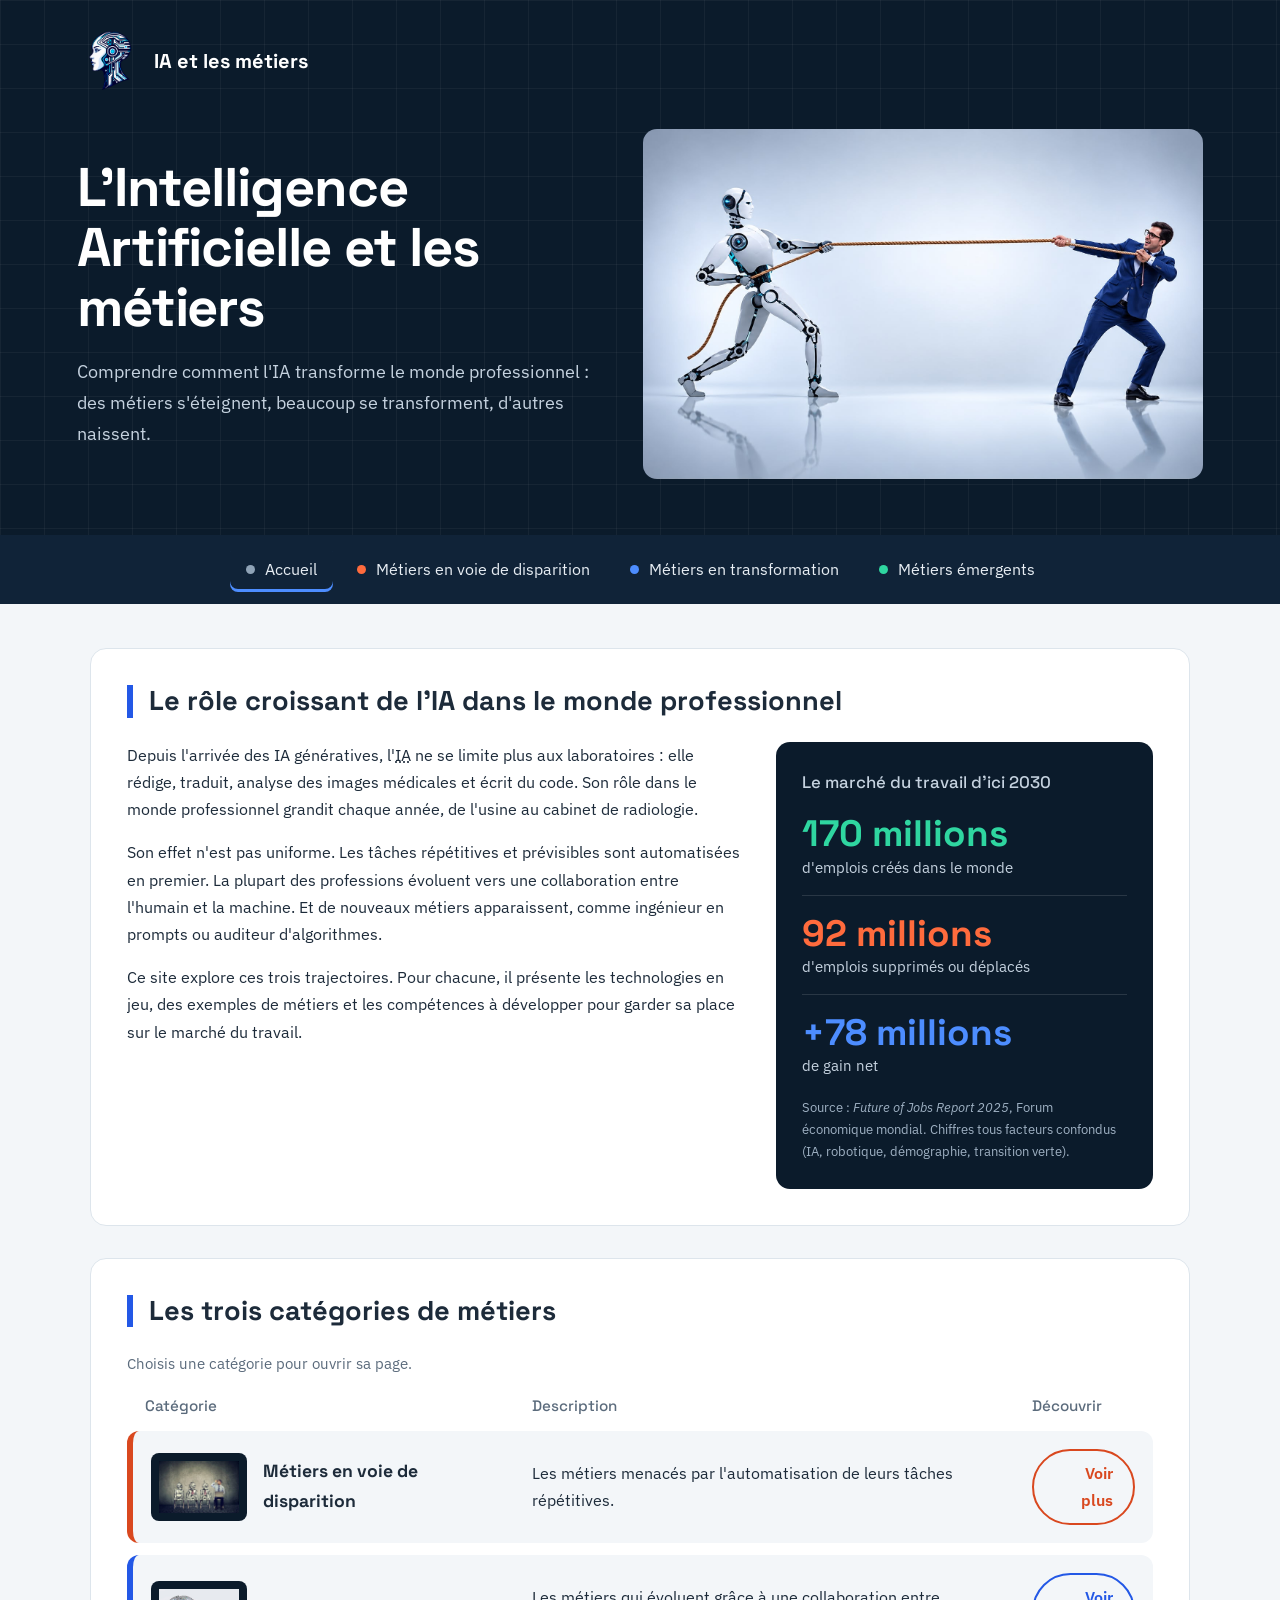
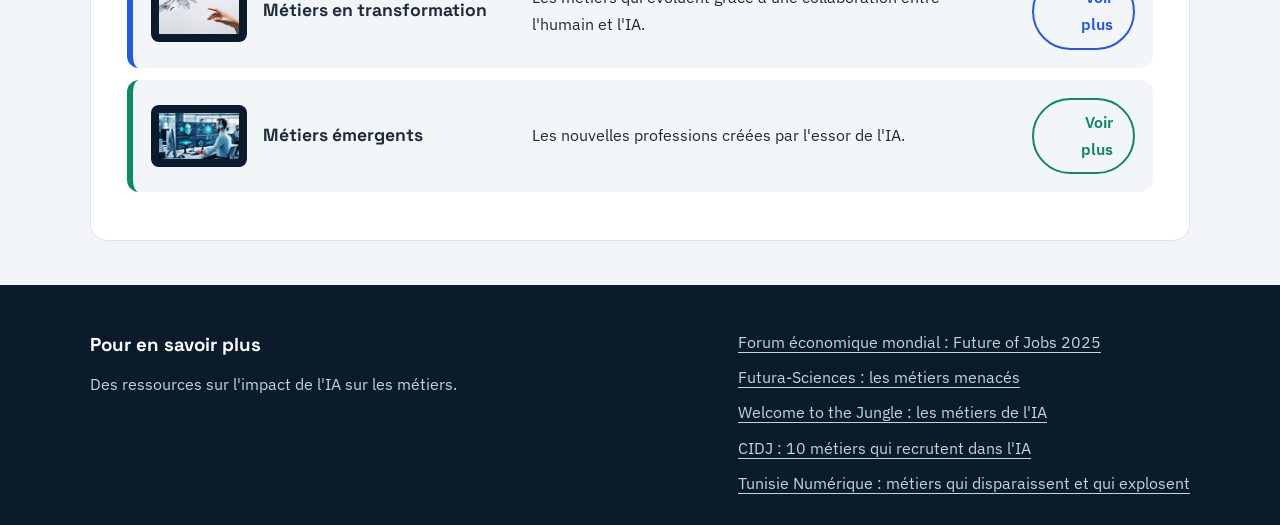
<file: projet-ia-metiers/index.html>
<!DOCTYPE html>
<html lang="fr">

<head>
    <meta charset="UTF-8">
    <meta name="viewport" content="width=device-width, initial-scale=1.0">
    <title>L'IA et les métiers | Trois trajectoires du travail</title>
    <link rel="icon" type="image/png" href="images/logo2.png">
    <link rel="icon" href="images/logo2.png" type="image/svg+xml">
    <link rel="preconnect" href="https://fonts.googleapis.com">
    <link rel="preconnect" href="https://fonts.gstatic.com" crossorigin>
    <link href="https://fonts.googleapis.com/css2?family=IBM+Plex+Sans:wght@400;600&family=Space+Grotesk:wght@500;700&display=swap" rel="stylesheet">
    <link rel="stylesheet" href="style.css">
</head>

<body>

    <header>
        <a class="marque" href="index.html">
            <img src="images/logo2.png" alt="Logo IA et métiers">
            <span>IA et les métiers</span>
        </a>

        <div class="bandeau">
            <div class="titre">
                <h1>L'Intelligence Artificielle et les métiers</h1>
                <p>Comprendre comment l'IA transforme le monde professionnel : des métiers s'éteignent,
                    beaucoup se transforment, d'autres naissent.</p>
            </div>
            <img class="banniere1" src="images/banniere1.jpeg"
                alt="Graphique de trois courbes : disparition, transformation et émergence des métiers">
        </div>
    </header>

    <nav aria-label="Navigation principale">
        <a href="index.html" class="actif">Accueil</a>
        <a href="disparition.html" class="c-disp">Métiers en voie de disparition</a>
        <a href="transformation.html" class="c-trans">Métiers en transformation</a>
        <a href="emergents.html" class="c-emerg">Métiers émergents</a>
    </nav>

    <main>

        <section id="presentation">
            <h2>Le rôle croissant de l'IA dans le monde professionnel</h2>

            <div class="intro-contenu">
                <article>
                    <p>
                        Depuis l'arrivée des IA génératives, l'<abbr title="Intelligence artificielle">IA</abbr>
                        ne se limite plus aux laboratoires : elle rédige, traduit, analyse des images médicales
                        et écrit du code. Son rôle dans le monde professionnel grandit chaque année, de l'usine
                        au cabinet de radiologie.
                    </p>
                    <p>
                        Son effet n'est pas uniforme. Les tâches répétitives et prévisibles sont automatisées
                        en premier. La plupart des professions évoluent vers une collaboration entre l'humain
                        et la machine. Et de nouveaux métiers apparaissent, comme ingénieur en prompts ou
                        auditeur d'algorithmes.
                    </p>
                    <p>
                        Ce site explore ces trois trajectoires. Pour chacune, il présente les technologies en jeu,
                        des exemples de métiers et les compétences à développer pour garder sa place
                        sur le marché du travail.
                    </p>
                </article>

                <aside>
                    <h3>Le marché du travail d'ici 2030</h3>
                    <ul class="chiffres">
                        <li><strong>170 millions</strong><span>d'emplois créés dans le monde</span></li>
                        <li><strong>92 millions</strong><span>d'emplois supprimés ou déplacés</span></li>
                        <li><strong>+78 millions</strong><span>de gain net</span></li>
                    </ul>
                    <p class="source">
                        Source : <cite>Future of Jobs Report 2025</cite>, Forum économique mondial.
                        Chiffres tous facteurs confondus (IA, robotique, démographie, transition verte).
                    </p>
                </aside>
            </div>
        </section>

        <section id="categories">
            <h2>Les trois catégories de métiers</h2>

            <table>
                <caption>Choisis une catégorie pour ouvrir sa page.</caption>
                <thead>
                    <tr>
                        <th scope="col">Catégorie</th>
                        <th scope="col">Description</th>
                        <th scope="col">Découvrir</th>
                    </tr>
                </thead>
                <tbody>
                    <tr class="disp">
                        <td>
                            <div class="cat">
                                <img src="images/disparition.jfif" alt="Carrés qui s'effacent">
                                <strong>Métiers en voie de disparition</strong>
                            </div>
                        </td>
                        <td>Les métiers menacés par l'automatisation de leurs tâches répétitives.</td>
                        <td><a href="disparition.html">Voir plus</a></td>
                    </tr>

                    <tr class="trans">
                        <td>
                            <div class="cat">
                                <img src="images/transformation.jfif" alt="Humain et IA qui se chevauchent">
                                <strong>Métiers en transformation</strong>
                            </div>
                        </td>
                        <td>Les métiers qui évoluent grâce à une collaboration entre l'humain et l'IA.</td>
                        <td><a href="transformation.html">Voir plus</a></td>
                    </tr>

                    <tr class="emerg">
                        <td>
                            <div class="cat">
                                <img src="images/emergents.jfif" alt="Réseau qui se ramifie">
                                <strong>Métiers émergents</strong>
                            </div>
                        </td>
                        <td>Les nouvelles professions créées par l'essor de l'IA.</td>
                        <td><a href="emergents.html">Voir plus</a></td>
                    </tr>
                </tbody>
            </table>
        </section>

    </main>

    <footer>
        <div class="pied">
            <div>
                <h3>Pour en savoir plus</h3>
                <p>Des ressources sur l'impact de l'IA sur les métiers.</p>
            </div>
            <ul>
                <li><a href="https://www.weforum.org/media/future-of-jobs-report-2025-78-million-new-job-opportunities-by-2030-but-urgent-upskilling-needed-to-prepare-workforces/" target="_blank" rel="noopener">Forum économique mondial : Future of Jobs 2025</a></li>
                <li><a href="https://www.futura-sciences.com/tech/questions-reponses/robotique-robotisation-ia-sont-metiers-plus-menaces-9739/" target="_blank" rel="noopener">Futura-Sciences : les métiers menacés</a></li>
                <li><a href="https://www.welcometothejungle.com/fr/articles/metiers-intelligence-artificielle" target="_blank" rel="noopener">Welcome to the Jungle : les métiers de l'IA</a></li>
                <li><a href="https://www.cidj.com/travailler/les-secteurs-qui-embauchent/10-metiers-qui-recrutent-dans-l-intelligence-artificielle" target="_blank" rel="noopener">CIDJ : 10 métiers qui recrutent dans l'IA</a></li>
                <li><a href="https://www.tunisienumerique.com/marche-de-lemploi-face-a-lia-quels-metiers-vont-disparaitre-et-lesquels-vont-exploser-video/" target="_blank" rel="noopener">Tunisie Numérique : métiers qui disparaissent et qui explosent</a></li>
            </ul>
        </div>
        
    </footer>

</body>

</html>
</file>
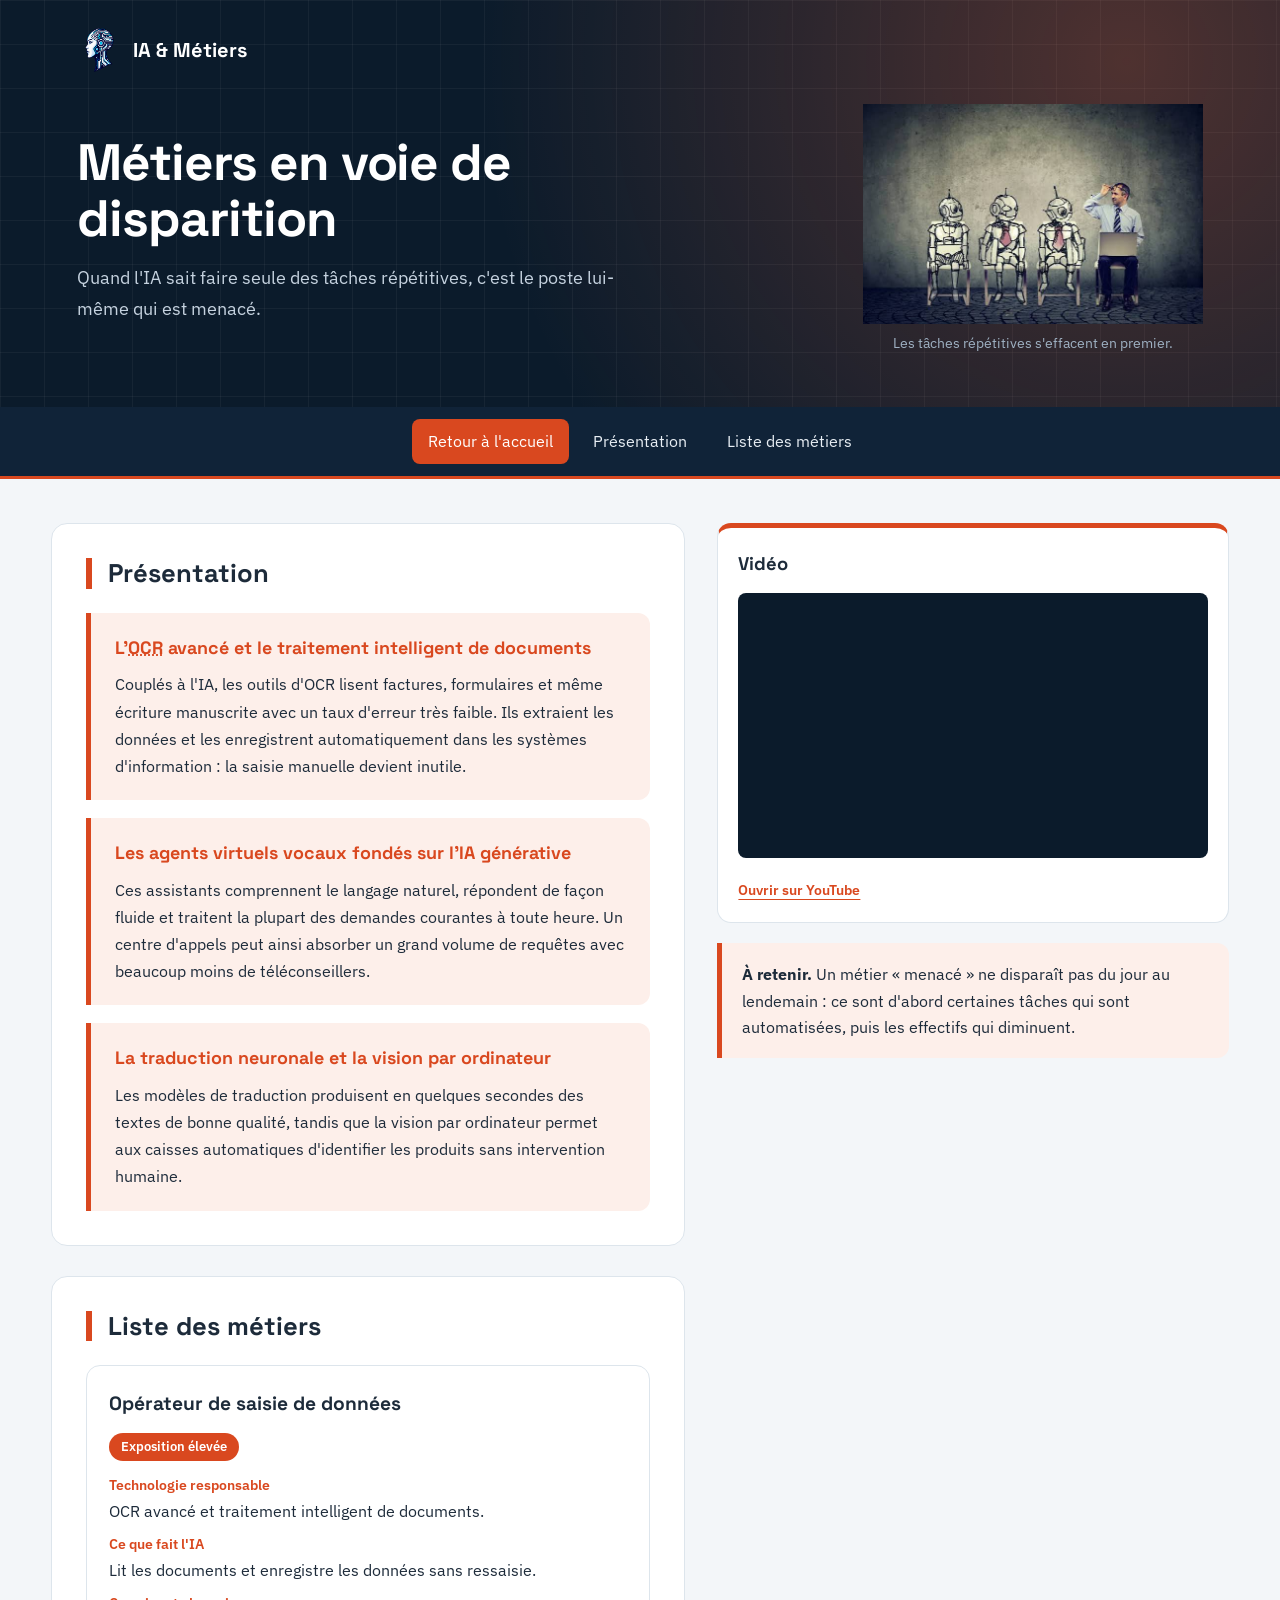
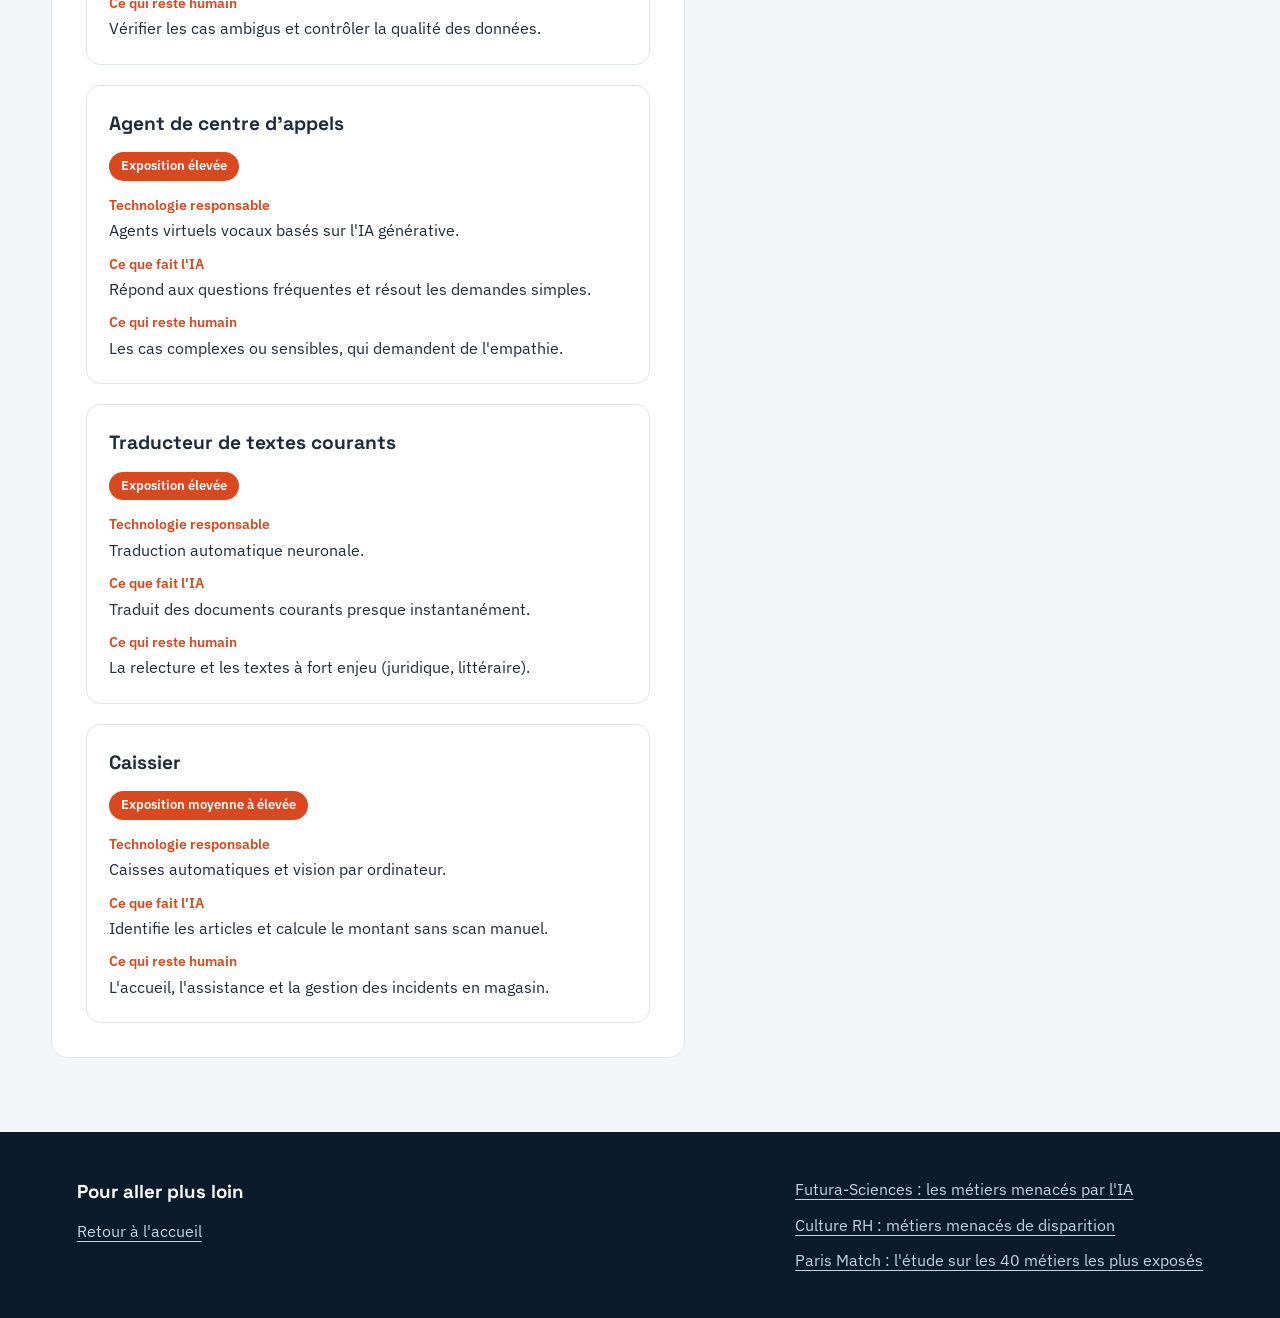
<file: projet-ia-metiers/disparition.html>
<!DOCTYPE html>
<html lang="fr">

<head>
    <meta charset="UTF-8">
    <meta name="viewport" content="width=device-width, initial-scale=1.0">
    <title>Métiers en voie de disparition | L'IA et les métiers</title>
    <link rel="icon" href="images/logo2.png" type="image/svg+xml">
    <link rel="preconnect" href="https://fonts.googleapis.com">
    <link rel="preconnect" href="https://fonts.gstatic.com" crossorigin>
    <link href="https://fonts.googleapis.com/css2?family=IBM+Plex+Sans:wght@400;600&family=Space+Grotesk:wght@500;700&display=swap" rel="stylesheet">
    <link rel="stylesheet" href="categories.css">
</head>

<body class="disparition">

    <header>
        <a class="marque" href="index.html">
            <img src="images/logo2.png" alt="Logo IA et métiers" width="44" height="44">
            <span>IA &amp; Métiers</span>
        </a>

        <div class="entete">
            <div class="texte">
                <h1>Métiers en voie de disparition</h1>
                <p>Quand l'IA sait faire seule des tâches répétitives, c'est le poste lui-même qui est menacé.</p>
            </div>
            <figure>
                <img src="images/disparition.jfif" alt="Carrés qui s'effacent progressivement">
                <figcaption>Les tâches répétitives s'effacent en premier.</figcaption>
            </figure>
        </div>
    </header>

    <nav aria-label="Navigation de la page">
        <a href="index.html" class="retour">Retour à l'accueil</a>
        <a href="#presentation">Présentation</a>
        <a href="#liste">Liste des métiers</a>
    </nav>

    <div class="page">

        <main>

            <section id="presentation">
                <h2>Présentation</h2>

                <article>
                    <h3>L'<abbr title="Reconnaissance optique de caractères">OCR</abbr> avancé et le traitement intelligent de documents</h3>
                    <p>
                        Couplés à l'IA, les outils d'OCR lisent factures, formulaires et même écriture manuscrite
                        avec un taux d'erreur très faible. Ils extraient les données et les enregistrent
                        automatiquement dans les systèmes d'information : la saisie manuelle devient inutile.
                    </p>
                </article>

                <article>
                    <h3>Les agents virtuels vocaux fondés sur l'IA générative</h3>
                    <p>
                        Ces assistants comprennent le langage naturel, répondent de façon fluide et traitent
                        la plupart des demandes courantes à toute heure. Un centre d'appels peut ainsi absorber
                        un grand volume de requêtes avec beaucoup moins de téléconseillers.
                    </p>
                </article>

                <article>
                    <h3>La traduction neuronale et la vision par ordinateur</h3>
                    <p>
                        Les modèles de traduction produisent en quelques secondes des textes de bonne qualité,
                        tandis que la vision par ordinateur permet aux caisses automatiques d'identifier
                        les produits sans intervention humaine.
                    </p>
                </article>
            </section>

            <section id="liste">
                <h2>Liste des métiers</h2>

                <ul class="metiers">
                    <li class="fiche">
                        <h3>Opérateur de saisie de données</h3>
                        <span class="niveau">Exposition élevée</span>
                        <dl>
                            <dt>Technologie responsable</dt>
                            <dd>OCR avancé et traitement intelligent de documents.</dd>
                            <dt>Ce que fait l'IA</dt>
                            <dd>Lit les documents et enregistre les données sans ressaisie.</dd>
                            <dt>Ce qui reste humain</dt>
                            <dd>Vérifier les cas ambigus et contrôler la qualité des données.</dd>
                        </dl>
                    </li>

                    <li class="fiche">
                        <h3>Agent de centre d'appels</h3>
                        <span class="niveau">Exposition élevée</span>
                        <dl>
                            <dt>Technologie responsable</dt>
                            <dd>Agents virtuels vocaux basés sur l'IA générative.</dd>
                            <dt>Ce que fait l'IA</dt>
                            <dd>Répond aux questions fréquentes et résout les demandes simples.</dd>
                            <dt>Ce qui reste humain</dt>
                            <dd>Les cas complexes ou sensibles, qui demandent de l'empathie.</dd>
                        </dl>
                    </li>

                    <li class="fiche">
                        <h3>Traducteur de textes courants</h3>
                        <span class="niveau">Exposition élevée</span>
                        <dl>
                            <dt>Technologie responsable</dt>
                            <dd>Traduction automatique neuronale.</dd>
                            <dt>Ce que fait l'IA</dt>
                            <dd>Traduit des documents courants presque instantanément.</dd>
                            <dt>Ce qui reste humain</dt>
                            <dd>La relecture et les textes à fort enjeu (juridique, littéraire).</dd>
                        </dl>
                    </li>

                    <li class="fiche">
                        <h3>Caissier</h3>
                        <span class="niveau">Exposition moyenne à élevée</span>
                        <dl>
                            <dt>Technologie responsable</dt>
                            <dd>Caisses automatiques et vision par ordinateur.</dd>
                            <dt>Ce que fait l'IA</dt>
                            <dd>Identifie les articles et calcule le montant sans scan manuel.</dd>
                            <dt>Ce qui reste humain</dt>
                            <dd>L'accueil, l'assistance et la gestion des incidents en magasin.</dd>
                        </dl>
                    </li>
                </ul>
            </section>

        </main>

        <aside>
            <div class="carte">
                <h2>Vidéo</h2>
                <iframe src="https://www.youtube.com/embed/1CKP7Auo7g8"
                    title="Vidéo : les métiers les plus impactés par l'IA"
                    loading="lazy" referrerpolicy="strict-origin-when-cross-origin"
                    allow="accelerometer; encrypted-media; picture-in-picture" allowfullscreen></iframe>
                <p class="lien"><a href="https://www.youtube.com/watch?v=1CKP7Auo7g8" target="_blank" rel="noopener">Ouvrir sur YouTube</a></p>
            </div>

            <div class="retenir">
                <p><strong>À retenir.</strong> Un métier « menacé » ne disparaît pas du jour au lendemain :
                    ce sont d'abord certaines tâches qui sont automatisées, puis les effectifs qui diminuent.</p>
            </div>
        </aside>

    </div>

    <footer>
        <div class="pied">
            <div>
                <h3>Pour aller plus loin</h3>
                <p><a href="index.html">Retour à l'accueil</a></p>
            </div>
            <ul>
                <li><a href="https://www.futura-sciences.com/tech/questions-reponses/robotique-robotisation-ia-sont-metiers-plus-menaces-9739/" target="_blank" rel="noopener">Futura-Sciences : les métiers menacés par l'IA</a></li>
                <li><a href="https://culture-rh.com/disparition-metiers-ia/" target="_blank" rel="noopener">Culture RH : métiers menacés de disparition</a></li>
                <li><a href="https://www.parismatch.be/actualites/societe/2025/08/05/interpretes-journalistes-editeurs-ces-metiers-sont-voues-a-disparaitre-a-cause-de-lintelligence-artificielle-EQQ7LIR6CZE4VO5473FZTJVI24/" target="_blank" rel="noopener">Paris Match : l'étude sur les 40 métiers les plus exposés</a></li>
            </ul>
        </div>
    </footer>

</body>

</html>
</file>
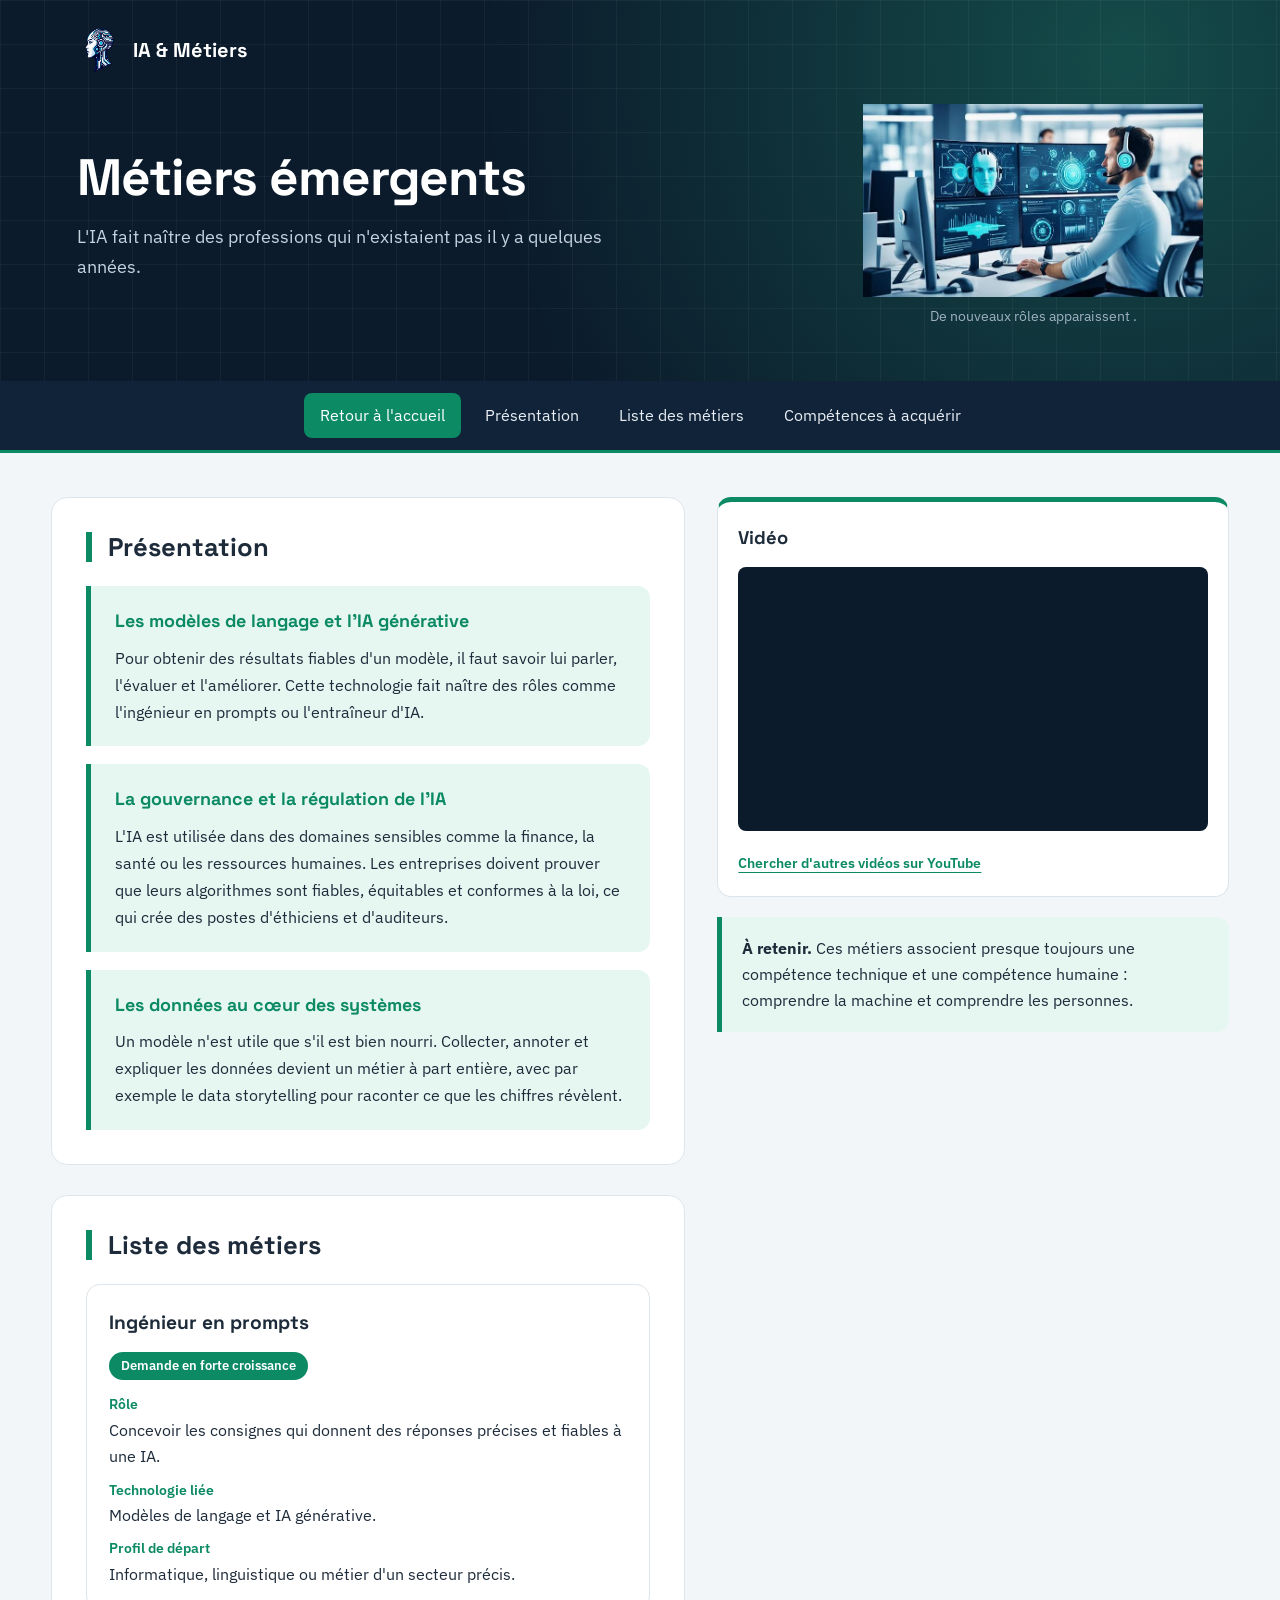
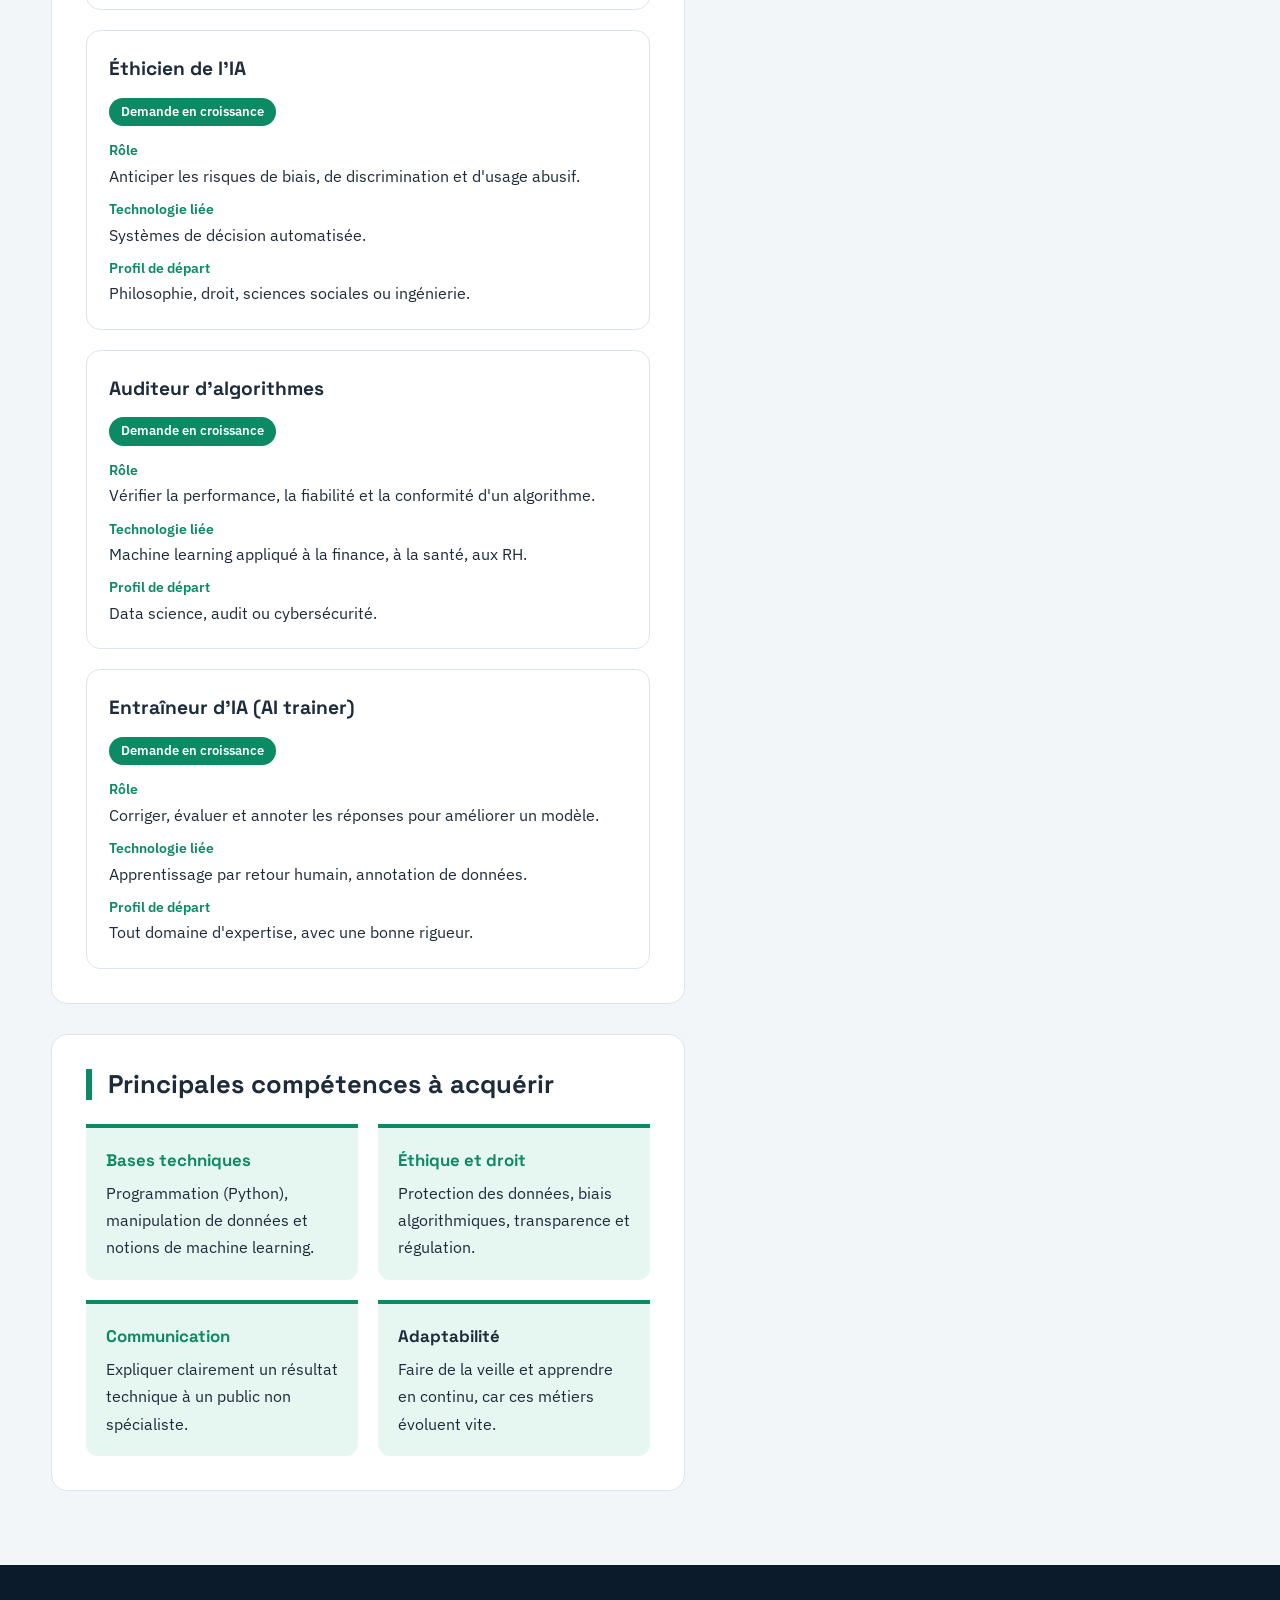
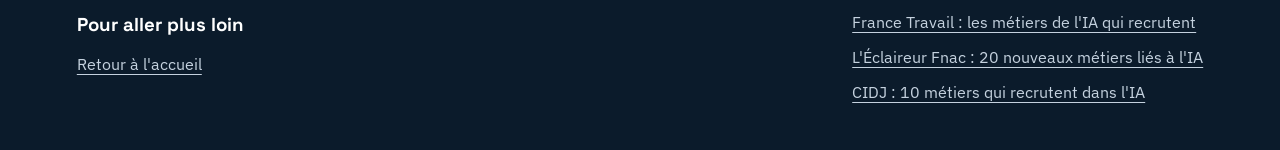
<file: projet-ia-metiers/emergents.html>
<!DOCTYPE html>
<html lang="fr">

<head>
    <meta charset="UTF-8">
    <meta name="viewport" content="width=device-width, initial-scale=1.0">
    <title>Métiers émergents | L'IA et les métiers</title>
    <link rel="icon" href="images/logo2.png" type="image/svg+xml">
    <link rel="preconnect" href="https://fonts.googleapis.com">
    <link rel="preconnect" href="https://fonts.gstatic.com" crossorigin>
    <link href="https://fonts.googleapis.com/css2?family=IBM+Plex+Sans:wght@400;600&family=Space+Grotesk:wght@500;700&display=swap" rel="stylesheet">
    <link rel="stylesheet" href="categories.css">
</head>

<body class="emergents">

    <header>
        <a class="marque" href="index.html">
            <img src="images/logo2.png" alt="Logo IA et métiers" width="44" height="44">
            <span>IA &amp; Métiers</span>
        </a>

        <div class="entete">
            <div class="texte">
                <h1>Métiers émergents</h1>
                <p>L'IA fait naître des professions qui n'existaient pas il y a quelques années.</p>
            </div>
            <figure>
                <img src="images/emergents.jfif" alt="Un réseau qui se ramifie avec de nouveaux nœuds">
                <figcaption>De nouveaux rôles apparaissent .</figcaption>
            </figure>
        </div>
    </header>

    <nav aria-label="Navigation de la page">
        <a href="index.html" class="retour">Retour à l'accueil</a>
        <a href="#presentation">Présentation</a>
        <a href="#liste">Liste des métiers</a>
        <a href="#competences">Compétences à acquérir</a>
    </nav>

    <div class="page">

        <main>

            <section id="presentation">
                <h2>Présentation</h2>

                <article>
                    <h3>Les modèles de langage et l'IA générative</h3>
                    <p>
                        Pour obtenir des résultats fiables d'un modèle, il faut savoir lui parler, l'évaluer
                        et l'améliorer. Cette technologie fait naître des rôles comme l'ingénieur en prompts
                        ou l'entraîneur d'IA.
                    </p>
                </article>

                <article>
                    <h3>La gouvernance et la régulation de l'IA</h3>
                    <p>
                        L'IA est utilisée dans des domaines sensibles comme la finance, la santé ou les
                        ressources humaines. Les entreprises doivent prouver que leurs algorithmes sont fiables,
                        équitables et conformes à la loi, ce qui crée des postes d'éthiciens et d'auditeurs.
                    </p>
                </article>

                <article>
                    <h3>Les données au cœur des systèmes</h3>
                    <p>
                        Un modèle n'est utile que s'il est bien nourri. Collecter, annoter et expliquer
                        les données devient un métier à part entière, avec par exemple le data storytelling
                        pour raconter ce que les chiffres révèlent.
                    </p>
                </article>
            </section>

            <section id="liste">
                <h2>Liste des métiers</h2>

                <ul class="metiers">
                    <li class="fiche">
                        <h3>Ingénieur en prompts</h3>
                        <span class="niveau">Demande en forte croissance</span>
                        <dl>
                            <dt>Rôle</dt>
                            <dd>Concevoir les consignes qui donnent des réponses précises et fiables à une IA.</dd>
                            <dt>Technologie liée</dt>
                            <dd>Modèles de langage et IA générative.</dd>
                            <dt>Profil de départ</dt>
                            <dd>Informatique, linguistique ou métier d'un secteur précis.</dd>
                        </dl>
                    </li>

                    <li class="fiche">
                        <h3>Éthicien de l'IA</h3>
                        <span class="niveau">Demande en croissance</span>
                        <dl>
                            <dt>Rôle</dt>
                            <dd>Anticiper les risques de biais, de discrimination et d'usage abusif.</dd>
                            <dt>Technologie liée</dt>
                            <dd>Systèmes de décision automatisée.</dd>
                            <dt>Profil de départ</dt>
                            <dd>Philosophie, droit, sciences sociales ou ingénierie.</dd>
                        </dl>
                    </li>

                    <li class="fiche">
                        <h3>Auditeur d'algorithmes</h3>
                        <span class="niveau">Demande en croissance</span>
                        <dl>
                            <dt>Rôle</dt>
                            <dd>Vérifier la performance, la fiabilité et la conformité d'un algorithme.</dd>
                            <dt>Technologie liée</dt>
                            <dd>Machine learning appliqué à la finance, à la santé, aux RH.</dd>
                            <dt>Profil de départ</dt>
                            <dd>Data science, audit ou cybersécurité.</dd>
                        </dl>
                    </li>

                    <li class="fiche">
                        <h3>Entraîneur d'IA (AI trainer)</h3>
                        <span class="niveau">Demande en croissance</span>
                        <dl>
                            <dt>Rôle</dt>
                            <dd>Corriger, évaluer et annoter les réponses pour améliorer un modèle.</dd>
                            <dt>Technologie liée</dt>
                            <dd>Apprentissage par retour humain, annotation de données.</dd>
                            <dt>Profil de départ</dt>
                            <dd>Tout domaine d'expertise, avec une bonne rigueur.</dd>
                        </dl>
                    </li>
                </ul>
            </section>

            <section id="competences">
                <h2>Principales compétences à acquérir</h2>

                <ul class="competences">
                    <li>
                        <h3>Bases techniques</h3>
                        <p>Programmation (Python), manipulation de données et notions de machine learning.</p>
                    </li>
                    <li>
                        <h3>Éthique et droit</h3>
                        <p>Protection des données, biais algorithmiques, transparence et régulation.</p>
                    </li>
                    <li>
                        <h3>Communication</h3>
                        <p>Expliquer clairement un résultat technique à un public non spécialiste.</p>
                    </li>
                    <li>
                        <h3>Adaptabilité</h3>
                        <p>Faire de la veille et apprendre en continu, car ces métiers évoluent vite.</p>
                    </li>
                </ul>
            </section>

        </main>

        <aside>
            <div class="carte">
                <h2>Vidéo</h2>
                <!-- Remplace VIDEO_ID_ICI par l'identifiant de ta vidéo (la partie après "v=" dans l'URL YouTube) -->
                <iframe src="https://www.youtube.com/embed/cj0Wk-OdPK8"
                    title="Vidéo : les nouveaux métiers de l'IA"
                    loading="lazy" referrerpolicy="strict-origin-when-cross-origin"
                    allow="accelerometer; encrypted-media; picture-in-picture" allowfullscreen></iframe>
                <p class="lien"><a href="https://www.youtube.com/results?cj0Wk-OdPK8" target="_blank" rel="noopener">Chercher d'autres vidéos sur YouTube</a></p>
            </div>

            <div class="retenir">
                <p><strong>À retenir.</strong> Ces métiers associent presque toujours une compétence technique
                    et une compétence humaine : comprendre la machine et comprendre les personnes.</p>
            </div>
        </aside>

    </div>

    <footer>
        <div class="pied">
            <div>
                <h3>Pour aller plus loin</h3>
                <p><a href="index.html">Retour à l'accueil</a></p>
            </div>
            <ul>
                <li><a href="https://www.francetravail.fr/actualites/le-dossier/les-metiers-de-demain/ia-les-metiers-qui-recrutent-le.html" target="_blank" rel="noopener">France Travail : les métiers de l'IA qui recrutent</a></li>
                <li><a href="https://leclaireur.fnac.com/article/356611-quels-sont-les-nouveaux-metiers-lies-a-lia/" target="_blank" rel="noopener">L'Éclaireur Fnac : 20 nouveaux métiers liés à l'IA</a></li>
                <li><a href="https://www.cidj.com/travailler/les-secteurs-qui-embauchent/10-metiers-qui-recrutent-dans-l-intelligence-artificielle" target="_blank" rel="noopener">CIDJ : 10 métiers qui recrutent dans l'IA</a></li>
            </ul>
        </div>
    </footer>

</body>

</html>
</file>
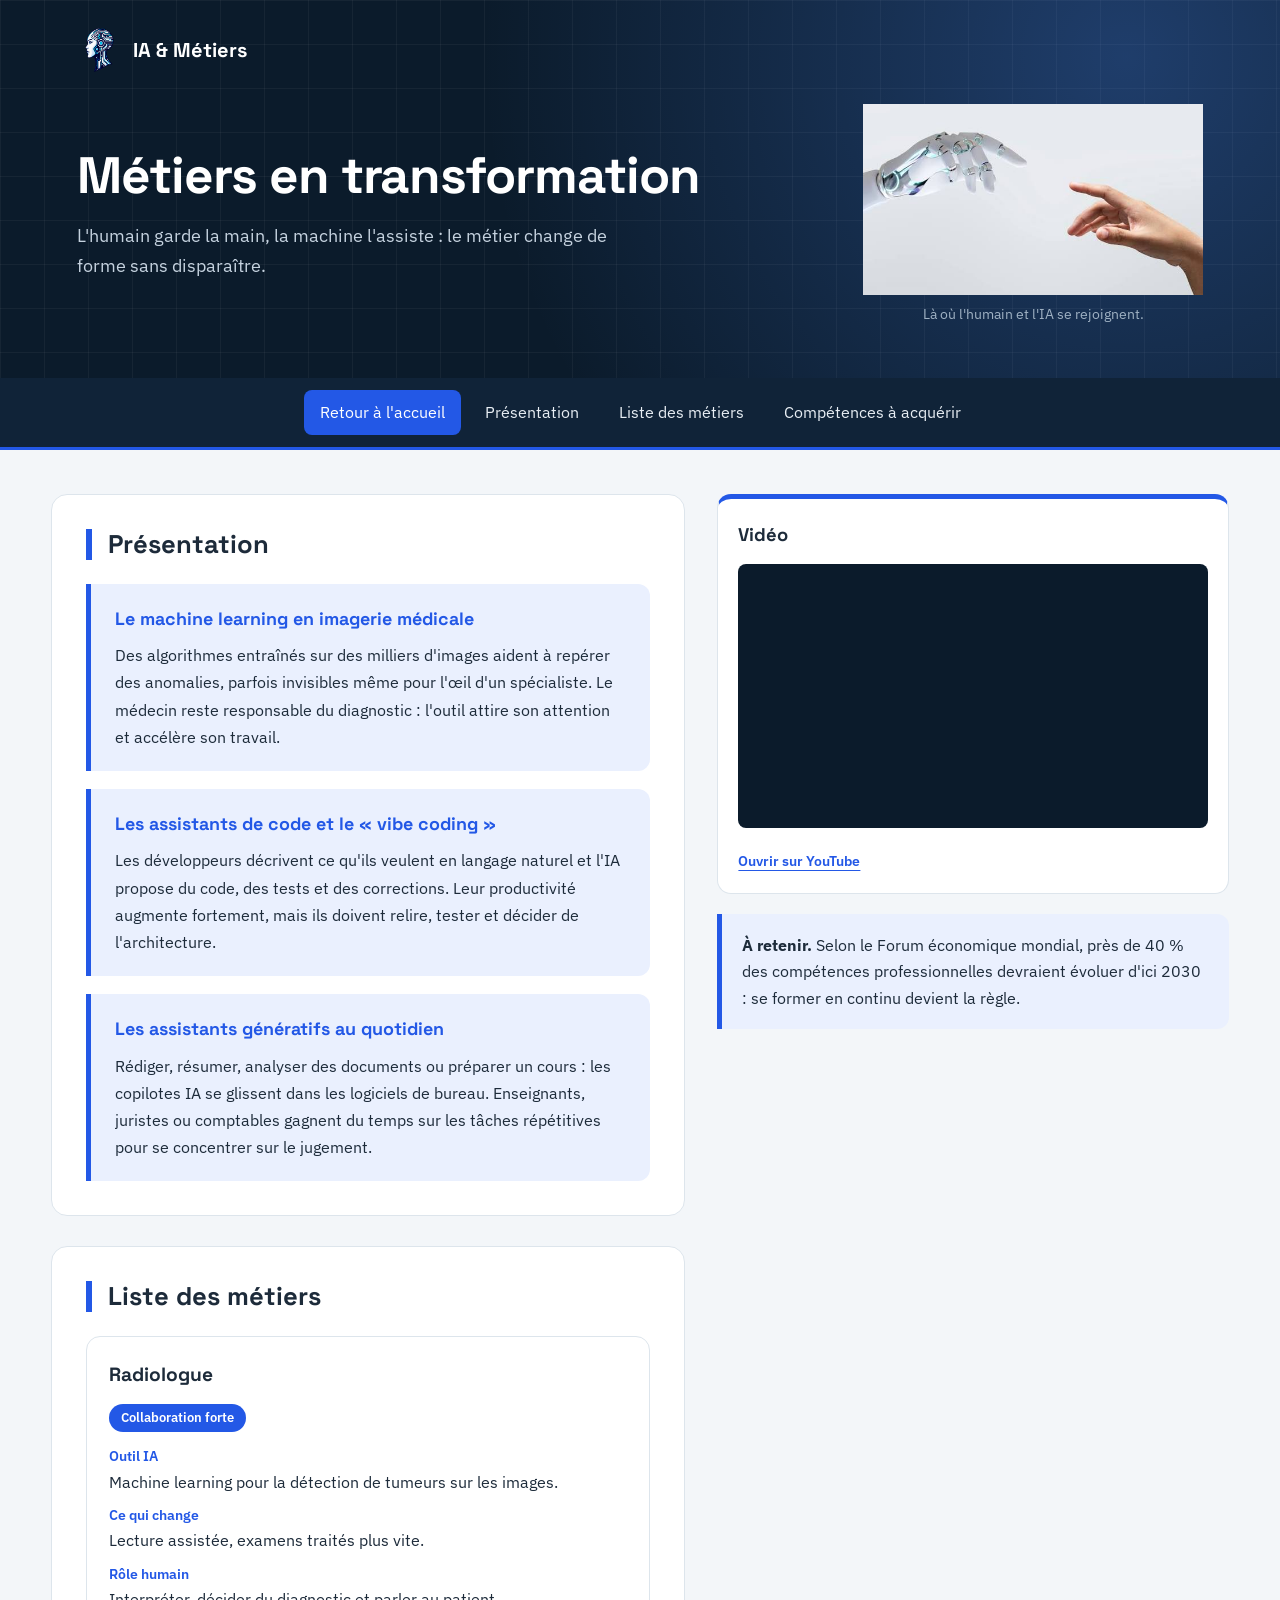
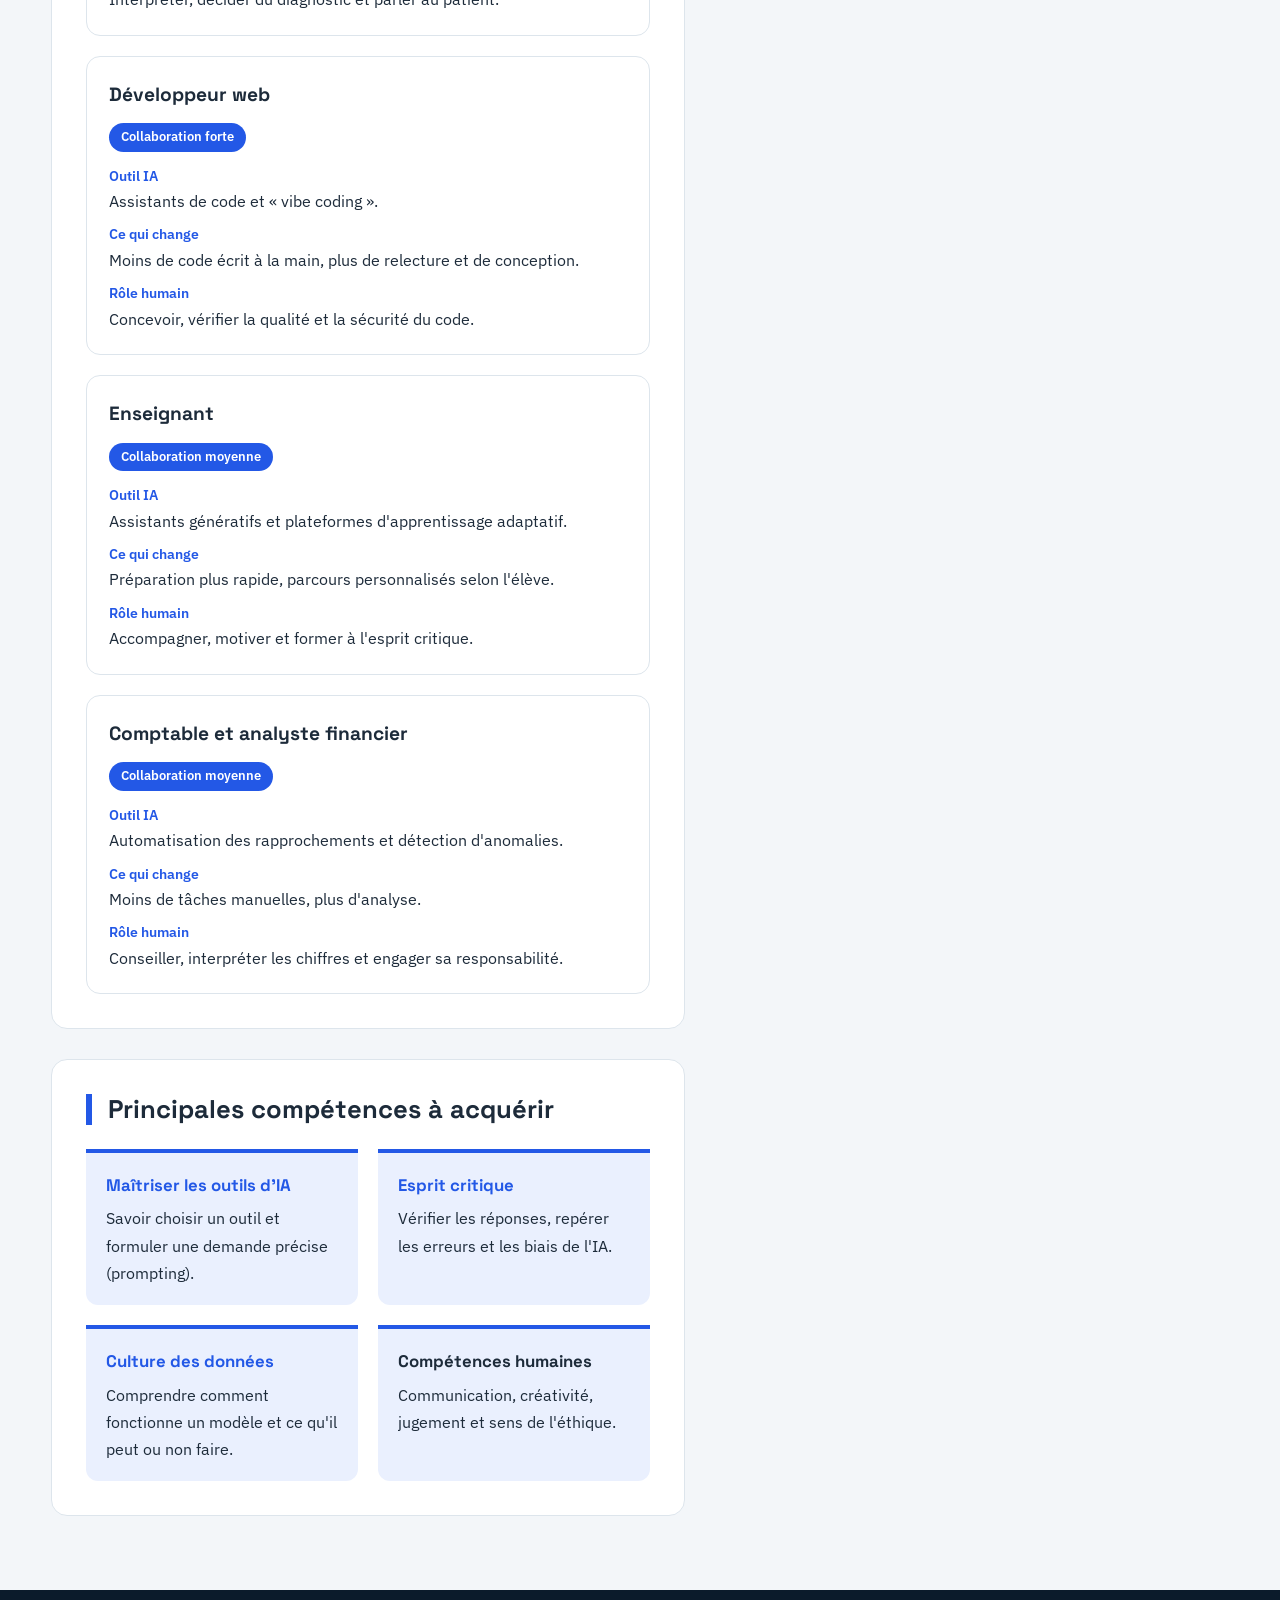
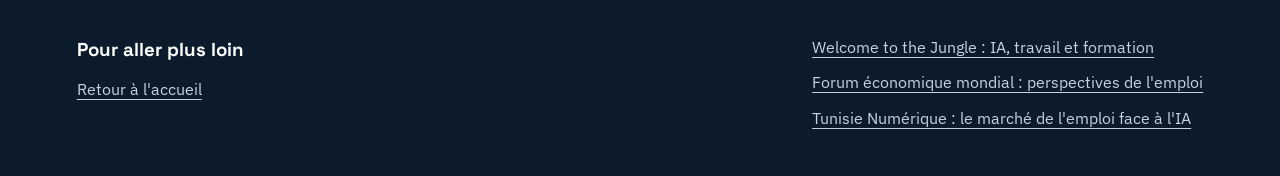
<file: projet-ia-metiers/transformation.html>
<!DOCTYPE html>
<html lang="fr">

<head>
    <meta charset="UTF-8">
    <meta name="viewport" content="width=device-width, initial-scale=1.0">
    <title>Métiers en transformation | L'IA et les métiers</title>
    <link rel="icon" href="images/logo2.png" type="image/svg+xml">
    <link rel="preconnect" href="https://fonts.googleapis.com">
    <link rel="preconnect" href="https://fonts.gstatic.com" crossorigin>
    <link href="https://fonts.googleapis.com/css2?family=IBM+Plex+Sans:wght@400;600&family=Space+Grotesk:wght@500;700&display=swap" rel="stylesheet">
    <link rel="stylesheet" href="categories.css">
</head>

<body class="transformation">

    <header>
        <a class="marque" href="index.html">
            <img src="images/logo2.png" alt="Logo IA et métiers" width="44" height="44">
            <span>IA &amp; Métiers</span>
        </a>

        <div class="entete">
            <div class="texte">
                <h1>Métiers en transformation</h1>
                <p>L'humain garde la main, la machine l'assiste : le métier change de forme sans disparaître.</p>
            </div>
            <figure>
                <img src="images/transformation.jfif" alt="Deux cercles qui se chevauchent : l'humain et l'IA">
                <figcaption>Là où l'humain et l'IA se rejoignent.</figcaption>
            </figure>
        </div>
    </header>

    <nav aria-label="Navigation de la page">
        <a href="index.html" class="retour">Retour à l'accueil</a>
        <a href="#presentation">Présentation</a>
        <a href="#liste">Liste des métiers</a>
        <a href="#competences">Compétences à acquérir</a>
    </nav>

    <div class="page">

        <main>

            <section id="presentation">
                <h2>Présentation</h2>

                <article>
                    <h3>Le machine learning en imagerie médicale</h3>
                    <p>
                        Des algorithmes entraînés sur des milliers d'images aident à repérer des anomalies,
                        parfois invisibles même pour l'œil d'un spécialiste. Le médecin reste responsable
                        du diagnostic : l'outil attire son attention et accélère son travail.
                    </p>
                </article>

                <article>
                    <h3>Les assistants de code et le « vibe coding »</h3>
                    <p>
                        Les développeurs décrivent ce qu'ils veulent en langage naturel et l'IA propose du code,
                        des tests et des corrections. Leur productivité augmente fortement, mais ils doivent
                        relire, tester et décider de l'architecture.
                    </p>
                </article>

                <article>
                    <h3>Les assistants génératifs au quotidien</h3>
                    <p>
                        Rédiger, résumer, analyser des documents ou préparer un cours : les copilotes IA
                        se glissent dans les logiciels de bureau. Enseignants, juristes ou comptables
                        gagnent du temps sur les tâches répétitives pour se concentrer sur le jugement.
                    </p>
                </article>
            </section>

            <section id="liste">
                <h2>Liste des métiers</h2>

                <ul class="metiers">
                    <li class="fiche">
                        <h3>Radiologue</h3>
                        <span class="niveau">Collaboration forte</span>
                        <dl>
                            <dt>Outil IA</dt>
                            <dd>Machine learning pour la détection de tumeurs sur les images.</dd>
                            <dt>Ce qui change</dt>
                            <dd>Lecture assistée, examens traités plus vite.</dd>
                            <dt>Rôle humain</dt>
                            <dd>Interpréter, décider du diagnostic et parler au patient.</dd>
                        </dl>
                    </li>

                    <li class="fiche">
                        <h3>Développeur web</h3>
                        <span class="niveau">Collaboration forte</span>
                        <dl>
                            <dt>Outil IA</dt>
                            <dd>Assistants de code et « vibe coding ».</dd>
                            <dt>Ce qui change</dt>
                            <dd>Moins de code écrit à la main, plus de relecture et de conception.</dd>
                            <dt>Rôle humain</dt>
                            <dd>Concevoir, vérifier la qualité et la sécurité du code.</dd>
                        </dl>
                    </li>

                    <li class="fiche">
                        <h3>Enseignant</h3>
                        <span class="niveau">Collaboration moyenne</span>
                        <dl>
                            <dt>Outil IA</dt>
                            <dd>Assistants génératifs et plateformes d'apprentissage adaptatif.</dd>
                            <dt>Ce qui change</dt>
                            <dd>Préparation plus rapide, parcours personnalisés selon l'élève.</dd>
                            <dt>Rôle humain</dt>
                            <dd>Accompagner, motiver et former à l'esprit critique.</dd>
                        </dl>
                    </li>

                    <li class="fiche">
                        <h3>Comptable et analyste financier</h3>
                        <span class="niveau">Collaboration moyenne</span>
                        <dl>
                            <dt>Outil IA</dt>
                            <dd>Automatisation des rapprochements et détection d'anomalies.</dd>
                            <dt>Ce qui change</dt>
                            <dd>Moins de tâches manuelles, plus d'analyse.</dd>
                            <dt>Rôle humain</dt>
                            <dd>Conseiller, interpréter les chiffres et engager sa responsabilité.</dd>
                        </dl>
                    </li>
                </ul>
            </section>

            <section id="competences">
                <h2>Principales compétences à acquérir</h2>

                <ul class="competences">
                    <li>
                        <h3>Maîtriser les outils d'IA</h3>
                        <p>Savoir choisir un outil et formuler une demande précise (prompting).</p>
                    </li>
                    <li>
                        <h3>Esprit critique</h3>
                        <p>Vérifier les réponses, repérer les erreurs et les biais de l'IA.</p>
                    </li>
                    <li>
                        <h3>Culture des données</h3>
                        <p>Comprendre comment fonctionne un modèle et ce qu'il peut ou non faire.</p>
                    </li>
                    <li>
                        <h3>Compétences humaines</h3>
                        <p>Communication, créativité, jugement et sens de l'éthique.</p>
                    </li>
                </ul>
            </section>

        </main>

        <aside>
            <div class="carte">
                <h2>Vidéo</h2>
                <!-- Remplace VIDEO_ID_ICI par l'identifiant de ta vidéo (la partie après "v=" dans l'URL YouTube) -->
                <iframe src="https://www.youtube.com/embed/Cl6RsxUWZJ8"
                    title="Vidéo : l'IA transforme les métiers"
                    loading="lazy" referrerpolicy="strict-origin-when-cross-origin"
                    allow="accelerometer; encrypted-media; picture-in-picture" allowfullscreen></iframe>
                <p class="lien"><a href="https://www.youtube.com/watch?v=Cl6RsxUWZJ8" target="_blank" rel="noopener">Ouvrir sur YouTube</a></p>
            </div>

            <div class="retenir">
                <p><strong>À retenir.</strong> Selon le Forum économique mondial, près de 40 % des compétences
                    professionnelles devraient évoluer d'ici 2030 : se former en continu devient la règle.</p>
            </div>
        </aside>

    </div>

    <footer>
        <div class="pied">
            <div>
                <h3>Pour aller plus loin</h3>
                <p><a href="index.html">Retour à l'accueil</a></p>
            </div>
            <ul>
                <li><a href="https://www.welcometothejungle.com/en/articles/intelligence-artificielle-travail-formation" target="_blank" rel="noopener">Welcome to the Jungle : IA, travail et formation</a></li>
                <li><a href="https://www.weforum.org/reports/the-future-of-jobs-report-2025/in-full/2-jobs-outlook/" target="_blank" rel="noopener">Forum économique mondial : perspectives de l'emploi</a></li>
                <li><a href="https://www.tunisienumerique.com/marche-de-lemploi-face-a-lia-quels-metiers-vont-disparaitre-et-lesquels-vont-exploser-video/" target="_blank" rel="noopener">Tunisie Numérique : le marché de l'emploi face à l'IA</a></li>
            </ul>
        </div>
    </footer>

</body>

</html>
</file>
<file: projet-ia-metiers/style.css>
/* ==========================================================
   style.css : page d'accueil (index.html)
   ========================================================== */

/* 1. Variables */
:root {
    --encre: #0B1B2B;
    --encre-2: #102338;
    --papier: #F3F6F9;
    --texte: #1D2B3A;
    --gris: #5B6B7C;
    --bordure: #DDE5EC;

    --disp: #D9481F;
    --trans: #2358E6;
    --emerg: #0B8A63;
    --disp-clair: #FF6B3D;
    --trans-clair: #4D8DFF;
    --emerg-clair: #2FD6A0;

    --titre: 'Space Grotesk', 'Segoe UI', system-ui, sans-serif;
    --corps: 'IBM Plex Sans', 'Segoe UI', system-ui, sans-serif;
}

/* 2. Réglages généraux */
* {
    margin: 0;
    padding: 0;
    box-sizing: border-box;
}

html {
    scroll-behavior: smooth;
}

body {
    font-family: var(--corps);
    background-color: var(--papier);
    color: var(--texte);
    line-height: 1.7;
}

::selection {
    background: var(--trans-clair);
    color: #fff;
}

a:focus-visible {
    outline: 3px solid var(--trans-clair);
    outline-offset: 3px;
}

abbr[title] {
    text-decoration: underline dotted;
    cursor: help;
}

/* 3. En-tête : fond quadrillé façon papier millimétré */
header {
    background-color: var(--encre);
    background-image:
        linear-gradient(rgba(255, 255, 255, 0.045) 1px, transparent 1px),
        linear-gradient(90deg, rgba(255, 255, 255, 0.045) 1px, transparent 1px);
    background-size: 44px 44px;
    color: #fff;
    padding: 28px 6% 56px;
    display: flex;
    flex-direction: column;
    gap: 36px;
}

.marque {
    display: flex;
    align-items: center;
    gap: 12px;
    width: fit-content;
    color: #fff;
    text-decoration: none;
    font-family: var(--titre);
    font-weight: 700;
    font-size: 1.25rem;
}

.marque img {
    width: 65px;
    height: 65px;
    object-fit: contain;
}

.bandeau {
    display: flex;
    align-items: center;
    justify-content: space-between;
    flex-wrap: wrap;
    gap: 48px;
}

.titre {
    flex: 1 1 380px;
    max-width: 620px;
    animation: entree 0.9s ease both;
}

h1 {
    font-family: var(--titre);
    font-size: clamp(2rem, 4.6vw, 3.4rem);
    line-height: 1.1;
    letter-spacing: -0.02em;
    margin-bottom: 18px;
}

.titre p {
    font-size: 1.15rem;
    color: #C5D2DF;
    max-width: 52ch;
}

.banniere1 {
    flex: 1 1 340px;
    max-width: 560px;
    width: 100%;
    height: auto;
    aspect-ratio: 16 / 10;
    object-fit: cover;
    border-radius: 14px;
}

/* 4. Navigation : un point de couleur par catégorie */
nav {
    background-color: var(--encre-2);
    display: flex;
    justify-content: center;
    flex-wrap: wrap;
    gap: 8px;
    padding: 12px 16px;
    position: sticky;
    top: 0;
    z-index: 20;

}

nav a {
    display: flex;
    align-items: center;
    gap: 10px;
    color: #E8EEF4;
    text-decoration: none; 
    padding: 9px 16px;
    border-radius: 8px;
    transition: background-color 0.25s, transform 0.25s;
}

nav a::before {
    content: "";
    width: 9px;
    height: 9px;
    border-radius: 50%;
    background: #8FA3B7;
    transition: transform 0.25s;
}
nav a:hover::before {
    transform: scale(1.5);
}
nav a:hover {
    background: rgba(255, 255, 255, 0.1);
    transform: translateY(-2px);
}

nav a.actif {
    box-shadow: inset 0 -3px 0 var(--trans-clair);
}

nav .c-disp::before {
    background: var(--disp-clair);
}

nav .c-trans::before {
    background: var(--trans-clair);
}

nav .c-emerg::before {
    background: var(--emerg-clair);
}

/* 5. Contenu principal */
main {
    width: 92%;
    max-width: 1100px;
    margin: 44px auto;
}

section {
    background: #fff;
    border: 1px solid var(--bordure);
    border-radius: 16px;
    padding: 36px;
    margin-bottom: 32px;
    scroll-margin-top: 80px;
}

section>h2 {
    font-family: var(--titre);
    font-size: 1.7rem;
    line-height: 1.2;
    margin-bottom: 24px;
    padding-left: 16px;
    border-left: 6px solid var(--trans);
}

/* 6. Introduction : article + aside en Flexbox */
.intro-contenu {
    display: flex;
    flex-wrap: wrap;
    gap: 36px;
}

.intro-contenu article {
    flex: 2 1 380px;
}

.intro-contenu article p+p {
    margin-top: 16px;
}

.intro-contenu aside {
    flex: 1 1 260px;
    align-self: flex-start;
    background: var(--encre);
    color: #fff;
    border-radius: 14px;
    padding: 26px;
}

aside h3 {
    font-family: var(--titre);
    font-size: 1.05rem;
    font-weight: 500;
    color: #C5D2DF;
    margin-bottom: 18px;
}

.chiffres {
    list-style: none;
    display: flex;
    flex-direction: column;
    gap: 18px;
}

.chiffres li {
    display: flex;
    flex-direction: column;
    padding-bottom: 14px;
    border-bottom: 1px solid rgba(255, 255, 255, 0.12);
}

.chiffres li:last-child {
    border-bottom: 0;
    padding-bottom: 0;
}

.chiffres strong {
    font-family: var(--titre);
    font-size: 2.3rem;
    line-height: 1.1;
}

.chiffres li:nth-child(1) strong {
    color: var(--emerg-clair);
}

.chiffres li:nth-child(2) strong {
    color: var(--disp-clair);
}

.chiffres li:nth-child(3) strong {
    color: var(--trans-clair);
}

.chiffres span {
    font-size: 0.95rem;
    color: #C5D2DF;
}

.source {
    margin-top: 18px;
    font-size: 0.8rem;
    color: #9FB1C3;
}

/* 7. Tableau des catégories : lignes en forme de cartes */
table {
    width: 100%;
    border-collapse: separate;
    border-spacing: 0 12px;
}

caption {
    text-align: left;
    color: var(--gris);
    font-size: 0.95rem;
    margin-bottom: 4px;
}

th {
    text-align: left;
    font-family: var(--titre);
    font-size: 0.95rem;
    font-weight: 500;
    color: var(--gris);
    padding: 0 18px;
}

td {
    background: var(--papier);
    padding: 18px;
    vertical-align: middle;
    transition: background-color 0.25s;
}

td:first-child {
    border-radius: 12px 0 0 12px;
    border-left: 6px solid var(--bordure);
}

td:last-child {
    border-radius: 0 12px 12px 0;
    text-align: right;
}

tbody tr:hover td {
    background: #E8EFF6;
}

tr.disp td:first-child {
    border-left-color: var(--disp);
}

tr.trans td:first-child {
    border-left-color: var(--trans);
}

tr.emerg td:first-child {
    border-left-color: var(--emerg);
}

.cat {
    display: flex;
    align-items: center;
    gap: 16px;
}

.cat img {
    width: 96px;
    height: auto;
    flex-shrink: 0;
    background: var(--encre);
    border-radius: 8px;
    padding: 8px;
}

.cat strong {
    font-family: var(--titre);
    font-size: 1.1rem;
}

td a {
    display: inline-block;
    padding: 9px 20px;
    border: 2px solid currentColor;
    border-radius: 999px;
    text-decoration: none;
    font-weight: 600;
    transition: background-color 0.25s, color 0.25s, transform 0.25s;
}

tr.disp td a {
    color: var(--disp);
}

tr.trans td a {
    color: var(--trans);
}

tr.emerg td a {
    color: var(--emerg);
}

tr.disp td a:hover {
    background: var(--disp);
    color: #fff;
    transform: translateX(4px);
}

tr.trans td a:hover {
    background: var(--trans);
    color: #fff;
    transform: translateX(4px);
}

tr.emerg td a:hover {
    background: var(--emerg);
    color: #fff;
    transform: translateX(4px);
}

/* 8. Pied de page */
footer {
    background: var(--encre);
    color: #C5D2DF;
    padding: 44px 6% 28px;
}

.pied {
    display: flex;
    flex-wrap: wrap;
    justify-content: space-between;
    gap: 36px 64px;
    max-width: 1100px;
    margin: 0 auto;
}

footer h3 {
    font-family: var(--titre);
    color: #fff;
    margin-bottom: 10px;
}

footer ul {
    list-style: none;
    display: flex;
    flex-direction: column;
    gap: 8px;
}

footer a {
    color: #C5D2DF;
    text-underline-offset: 4px;
    transition: color 0.25s;
}

footer a:hover {
    color: var(--trans-clair);
}

.credit {
    max-width: 1100px;
    margin: 32px auto 0;
    padding-top: 18px;
    border-top: 1px solid rgba(255, 255, 255, 0.12);
    font-size: 0.85rem;
}

/* 9. Animation d'arrivée du titre */
@keyframes entree {
    from {
        opacity: 0;
        transform: translateY(24px);
    }

    to {
        opacity: 1;
        transform: translateY(0);
    }
}

@media (prefers-reduced-motion: reduce) {
    * {
        animation: none !important;
        transition: none !important;
        scroll-behavior: auto;
    }
}

/* 10. Responsive */
@media screen and (max-width: 900px) {
    header {
        padding: 24px 5% 44px;
    }

    .bandeau {
        gap: 28px;
    }

    section {
        padding: 26px;
    }
}

@media screen and (max-width: 700px) {
    nav {
        flex-direction: column;
        position: static;
    }

    nav a {
        width: 100%;
    }

    /* le tableau devient une pile de cartes */
    thead {
        position: absolute;
        left: -9999px;
    }

    table,
    tbody,
    tr,
    td {
        display: block;
    }

    table {
        border-spacing: 0;
    }

    tr {
        margin-bottom: 14px;
    }

    td {
        padding: 12px 16px;
    }

    td:first-child {
        border-radius: 12px 12px 0 0;
    }

    td:last-child {
        border-radius: 0 0 12px 12px;
        text-align: left;
    }
}
</file>
<file: projet-ia-metiers/categories.css>
/* ==========================================================
   categories.css : feuille commune aux 3 pages de catégories
   La classe du <body> change seulement la couleur d'accent.
   ========================================================== */

/* 1. Variables */
:root {
    --encre: #0B1B2B;
    --encre-2: #102338;
    --papier: #F3F6F9;
    --texte: #1D2B3A;
    --gris: #5B6B7C;
    --bordure: #DDE5EC;

    --accent: #2358E6;
    --accent-clair: #4D8DFF;
    --teinte: #EAF0FE;
    --glow: rgba(77, 141, 255, 0.3);

    --titre: 'Space Grotesk', 'Segoe UI', system-ui, sans-serif;
    --corps: 'IBM Plex Sans', 'Segoe UI', system-ui, sans-serif;
}

body.disparition {
    --accent: #D9481F;
    --accent-clair: #FF6B3D;
    --teinte: #FDEFEA;
    --glow: rgba(255, 107, 61, 0.28);
}

body.transformation {
    --accent: #2358E6;
    --accent-clair: #4D8DFF;
    --teinte: #EAF0FE;
    --glow: rgba(77, 141, 255, 0.3);
}

body.emergents {
    --accent: #0B8A63;
    --accent-clair: #2FD6A0;
    --teinte: #E6F7F1;
    --glow: rgba(47, 214, 160, 0.26);
}

/* 2. Réglages généraux */
* {
    margin: 0;
    padding: 0;
    box-sizing: border-box;
}

html {
    scroll-behavior: smooth;
}

body {
    font-family: var(--corps);
    background-color: var(--papier);
    color: var(--texte);
    line-height: 1.7;
}

::selection {
    background: var(--accent-clair);
    color: var(--encre);
}

a:focus-visible {
    outline: 3px solid var(--accent-clair);
    outline-offset: 3px;
}

abbr[title] {
    text-decoration: underline dotted;
    cursor: help;
}

/* 3. En-tête */
header {
    background-color: var(--encre);
    background-image:
        radial-gradient(circle at 88% 15%, var(--glow), transparent 55%),
        linear-gradient(rgba(255, 255, 255, 0.045) 1px, transparent 1px),
        linear-gradient(90deg, rgba(255, 255, 255, 0.045) 1px, transparent 1px);
    background-size: auto, 44px 44px, 44px 44px;
    color: #fff;
    padding: 28px 6% 52px;
    display: flex;
    flex-direction: column;
    gap: 32px;
}

.marque {
    display: flex;
    align-items: center;
    gap: 12px;
    width: fit-content;
    color: #fff;
    text-decoration: none;
    font-family: var(--titre);
    font-weight: 700;
    font-size: 1.25rem;
}

.entete {
    display: flex;
    align-items: center;
    justify-content: space-between;
    flex-wrap: wrap;
    gap: 40px;
}

.texte {
    flex: 1 1 380px;
    max-width: 640px;
    animation: entree 0.9s ease both;
}

h1 {
    font-family: var(--titre);
    font-size: clamp(2rem, 4.4vw, 3.2rem);
    line-height: 1.1;
    letter-spacing: -0.02em;
    margin-bottom: 16px;
}

.texte p {
    font-size: 1.12rem;
    color: #C5D2DF;
    max-width: 50ch;
}

header figure {
    flex: 0 1 340px;
    animation: flotte 6s ease-in-out infinite;
}

header figure img {
    width: 100%;
    height: auto;
    display: block;
}

figcaption {
    font-size: 0.85rem;
    color: #9FB1C3;
    margin-top: 8px;
    text-align: center;
}

/* 4. Menu de la page (reste visible au défilement) */
nav {
    background-color: var(--encre-2);
    display: flex;
    justify-content: center;
    flex-wrap: wrap;
    gap: 8px;
    padding: 12px 16px;
    position: sticky;
    top: 0;
    z-index: 20;
    border-bottom: 3px solid var(--accent);
}

nav a {
    color: #E8EEF4;
    text-decoration: none;
    padding: 9px 16px;
    border-radius: 8px;
    transition: background-color 0.25s, transform 0.25s, color 0.25s;
}

nav a:hover {
    background: rgba(255, 255, 255, 0.1);
    transform: translateY(-2px);
}

/* sélecteur d'attribut : seulement les liens vers les ancres de la page */
nav a[href^="#"]:hover {
    box-shadow: inset 0 -3px 0 var(--accent-clair);
}

nav a.retour {
    background: var(--accent);
    color: #fff;
}

nav a.retour:hover {
    background: var(--accent-clair);
    color: var(--encre);
}

/* 5. Mise en page : contenu + aside côte à côte (Flexbox) */
.page {
    display: flex;
    align-items: flex-start;
    gap: 32px;
    width: 92%;
    max-width: 1200px;
    margin: 44px auto;
}

main {
    flex: 3 1 0;
    min-width: 0;
}

aside {
    flex: 1 1 300px;
    min-width: 280px;
    display: flex;
    flex-direction: column;
    gap: 20px;
    position: sticky;
    top: 84px;
}

.carte {
    background: #fff;
    border: 1px solid var(--bordure);
    border-top: 5px solid var(--accent);
    border-radius: 14px;
    padding: 20px;
}

aside h2 {
    font-family: var(--titre);
    font-size: 1.15rem;
    margin-bottom: 14px;
}

aside iframe {
    width: 100%;
    aspect-ratio: 16 / 9;
    border: 0;
    border-radius: 8px;
    background: var(--encre);
}

.lien {
    margin-top: 12px;
    font-size: 0.9rem;
}

.lien a {
    color: var(--accent);
    font-weight: 600;
    text-underline-offset: 4px;
}

.retenir {
    background: var(--teinte);
    border-left: 5px solid var(--accent);
    border-radius: 0 12px 12px 0;
    padding: 18px 20px;
    font-size: 0.97rem;
}

/* 6. Sections */
section {
    background: #fff;
    border: 1px solid var(--bordure);
    border-radius: 16px;
    padding: 34px;
    margin-bottom: 30px;
    scroll-margin-top: 84px;
}

section>h2 {
    font-family: var(--titre);
    font-size: 1.6rem;
    line-height: 1.2;
    margin-bottom: 24px;
    padding-left: 16px;
    border-left: 6px solid var(--accent);
    transition: color 0.3s;
}

/* la section atteinte par le menu met son titre en couleur */
section:target>h2 {
    color: var(--accent);
}

/* 7. Articles */
article {
    background: var(--teinte);
    border-left: 5px solid var(--accent);
    border-radius: 0 12px 12px 0;
    padding: 20px 24px;
    transition: transform 0.25s;
}

article+article {
    margin-top: 18px;
}

article:hover {
    transform: translateX(6px);
}

article h3 {
    font-family: var(--titre);
    font-size: 1.12rem;
    color: var(--accent);
    margin-bottom: 8px;
}

/* 8. Fiches métiers */
.metiers,
.competences {
    list-style: none;
    display: flex;
    flex-wrap: wrap;
    gap: 20px;
}

.fiche {
    flex: 1 1 300px;
    display: flex;
    flex-direction: column;
    gap: 12px;
    border: 1px solid var(--bordure);
    border-radius: 14px;
    padding: 22px;
    transition: transform 0.25s, box-shadow 0.25s;
}

.fiche:hover {
    transform: translateY(-4px);
    box-shadow: 0 10px 24px rgba(11, 27, 43, 0.12);
}

.fiche h3 {
    font-family: var(--titre);
    font-size: 1.2rem;
}

.niveau {
    align-self: flex-start;
    background: var(--accent);
    color: #fff;
    font-size: 0.82rem;
    font-weight: 600;
    padding: 3px 12px;
    border-radius: 999px;
}

.fiche dt {
    margin-top: 8px;
    font-size: 0.9rem;
    font-weight: 600;
    color: var(--accent);
}

.fiche dt:first-of-type {
    margin-top: 0;
}

.fiche dd {
    font-size: 0.97rem;
}

/* 9. Compétences */
.competences li {
    flex: 1 1 230px;
    background: var(--teinte);
    border-top: 4px solid var(--accent);
    border-radius: 0 0 12px 12px;
    padding: 18px 20px;
}

.competences h3 {
    font-family: var(--titre);
    font-size: 1.05rem;
    margin-bottom: 6px;
}

.competences li:not(:last-child) h3 {
    color: var(--accent);
}

/* 10. Pied de page */
footer {
    background: var(--encre);
    color: #C5D2DF;
    padding: 44px 6%;
}

.pied {
    display: flex;
    flex-wrap: wrap;
    justify-content: space-between;
    gap: 36px 64px;
    max-width: 1200px;
    margin: 0 auto;
}

footer h3 {
    font-family: var(--titre);
    color: #fff;
    margin-bottom: 10px;
}

footer ul {
    list-style: none;
    display: flex;
    flex-direction: column;
    gap: 8px;
}

footer a {
    color: #C5D2DF;
    text-underline-offset: 4px;
    transition: color 0.25s;
}

footer a:hover {
    color: var(--accent-clair);
}

/* 11. Animations */
@keyframes entree {
    from {
        opacity: 0;
        transform: translateY(24px);
    }

    to {
        opacity: 1;
        transform: translateY(0);
    }
}

@keyframes flotte {

    0%,
    100% {
        transform: translateY(0);
    }

    50% {
        transform: translateY(-8px);
    }
}

@media (prefers-reduced-motion: reduce) {
    * {
        animation: none !important;
        transition: none !important;
        scroll-behavior: auto;
    }
}

/* 12. Responsive */
@media screen and (max-width: 900px) {
    .page {
        flex-direction: column;
    }

    main,
    aside {
        width: 100%;
        flex: none;
    }

    aside {
        position: static;
        flex-direction: row;
        flex-wrap: wrap;
    }

    aside>* {
        flex: 1 1 300px;
    }
}

@media screen and (max-width: 600px) {
    header {
        padding: 22px 5% 40px;
    }

    nav {
        flex-direction: column;
        position: static;
    }

    nav a {
        text-align: center;
    }

    section {
        padding: 22px;
    }

    .page {
        width: 95%;
    }
}
</file>
